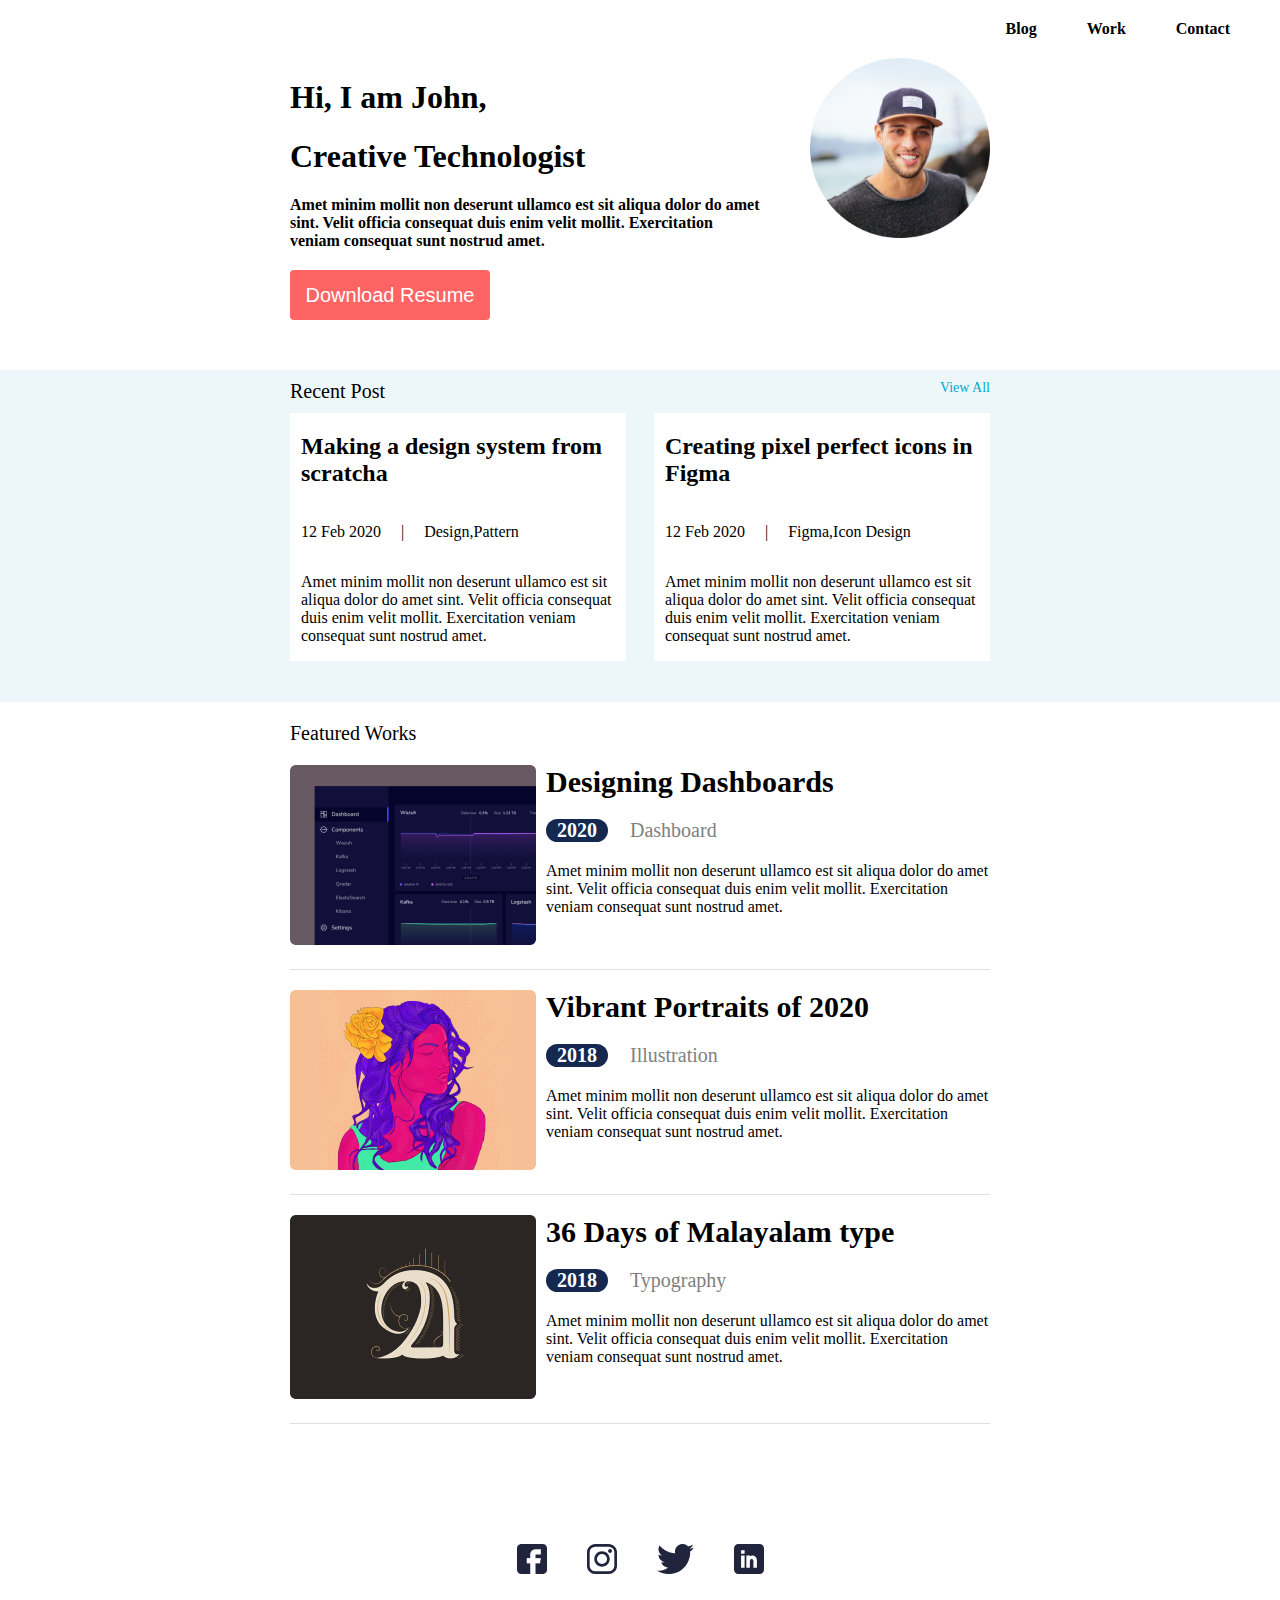
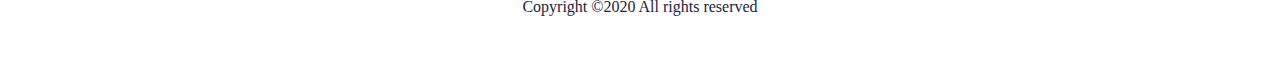
<file: index.html>
<!DOCTYPE html>
<html lang="en">

<head>
    <meta charset="UTF-8">
    <meta name="viewport" content="width=device-width, initial-scale=1.0">
    <title>Home</title>
    <link rel="stylesheet" href="./css/index.css">
</head>

<body>
    <header>
        <nav>
            <a href="./blog.html">Blog</a>
            <a href="./work.html">Work</a>
            <a href="./index.html">Contact</a>
        </nav>
    </header>
    <div class="head-container">
        <div class="head-box">
            <div class="head-info">
                <div class="profile">
                    <div class="profile-detail">
                        <h1>Hi, I am John,
                        </h1>
                        <h1>Creative Technologist</h1>
                    </div>
                    <div>
                        <span>Amet minim mollit non deserunt ullamco est sit aliqua dolor do amet sint. Velit officia
                            consequat duis enim velit mollit. Exercitation veniam consequat sunt nostrud amet.</span>
                    </div>
                    <div>
                        <button class="head-button">Download Resume</button>

                    </div>
                </div>
                <div class="head-image">
                    <img src="./pic/Ellipse 1.png" alt="">
                </div>
            </div>
        </div>

    </div>
    <div class="center">
        <div class="center-box">

            <div class="center-navbar">

                <p class="paragraph-header">Recent Post</p>
                <a href="./blog.html">View All</a>

            </div>
            <div class="center-card-info">
                <div class="center-card-info-incard">
                    <div class="center-card-info-p">
                        <h2>Making a design system from scratcha</h2>
                        <div class="center-card-detail">
                            <div class="center-card-detail-info">
                                <div>
                                    <p>12 Feb 2020</p>
                                </div>
                                <div>
                                    </p>|</p>
                                </div>
                                <div>
                                    </p>Design,Pattern</p>
                                </div>
                            </div>
                            <p>Amet minim mollit non deserunt ullamco est sit aliqua dolor do amet sint. Velit officia
                                consequat duis enim velit
                                mollit. Exercitation veniam consequat sunt nostrud amet.</p>
                        </div>
                    </div>
                </div>
                <div class="center-card-info-incard">
                    <div class="center-card-info-p">
                        <h2>Creating pixel perfect icons in Figma</h2>
                        <div class="center-card-detail">
                            <div class="center-card-detail-info">
                                <div>
                                    <p>12 Feb 2020</p>
                                </div>
                                <div>
                                    </p>|</p>
                                </div>
                                <div>
                                    </p>Figma,Icon Design</p>
                                </div>
                            </div>
                            <p>Amet minim mollit non deserunt ullamco est sit aliqua dolor do amet sint. Velit officia
                                consequat duis enim velit
                                mollit. Exercitation veniam consequat sunt nostrud amet.</p>
                        </div>
                    </div>
                </div>
            </div>
        </div>
    </div>
    <div class="end">
        <div class="end-container">
            <div class="end-header">
                <div>
                    <p>Featured Works</p>
                </div>

            </div>
            <div class="end-detail">
                <div class="end-detail-card">
                    <div class="end-detail-card-image">
                        <img src="./pic/Rectangle 30.png" alt="">
                    </div>
                    <div class="end-detail-card-info">
                        <div class="end-detail-card-header">Designing Dashboards</div>
                        <div class="end-detail-card-middle">
                            <div class="years">2020</div>
                            <div class="catagory">Dashboard</div>
                        </div>
                        <div class="end-detail-card-bottom">
                            <div class="end-detail-card-bottom-info">Amet minim mollit non deserunt ullamco est sit
                                aliqua dolor do amet sint. Velit officia consequat duis enim velit
                                mollit. Exercitation veniam consequat sunt nostrud amet.</div>
                        </div>
                    </div>

                </div>
                <div class="end-detail-card">
                    <div class="end-detail-card-image">
                        <img src="./pic/Rectangle 32.png" alt="">
                    </div>
                    <div class="end-detail-card-info">
                        <div class="end-detail-card-header">Vibrant Portraits of 2020</div>
                        <div class="end-detail-card-middle">
                            <div class="years">2018</div>
                            <div class="catagory">Illustration</div>
                        </div>
                        <div class="end-detail-card-bottom">
                            <div class="end-detail-card-bottom-info">Amet minim mollit non deserunt ullamco est sit
                                aliqua dolor do amet sint. Velit officia consequat duis enim velit
                                mollit. Exercitation veniam consequat sunt nostrud amet.</div>
                        </div>
                    </div>

                </div>
                <div class="end-detail-card">
                    <div class="end-detail-card-image">
                        <img src="./pic/Rectangle 34.png" alt="">
                    </div>
                    <div class="end-detail-card-info">
                        <div class="end-detail-card-header">36 Days of Malayalam type</div>
                        <div class="end-detail-card-middle">
                            <div class="years">2018</div>
                            <div class="catagory">Typography</div>
                        </div>
                        <div class="end-detail-card-bottom">
                            <div class="end-detail-card-bottom-info">Amet minim mollit non deserunt ullamco est sit
                                aliqua dolor do amet sint. Velit officia consequat duis enim velit
                                mollit. Exercitation veniam consequat sunt nostrud amet.</div>
                        </div>
                    </div>

                </div>

            </div>
        </div>
    </div>

    <footer>
        <div class="footer-icon">
            <a href="#">
                <img src="./pic/fb.png" alt="">
            </a>
            <a href="#">
                <img src="./pic/insta.svg" alt="">
            </a>
            <a href="#">
                <img src="./pic/Group.png" alt="">
            </a>
            <a href="#">
                <img src="./pic/Linkedin.svg" alt="">
            </a>

        </div>
        <div class="footer-detail">Copyright ©2020 All rights reserved</div>
    </footer>
</body>

</html>
</file>
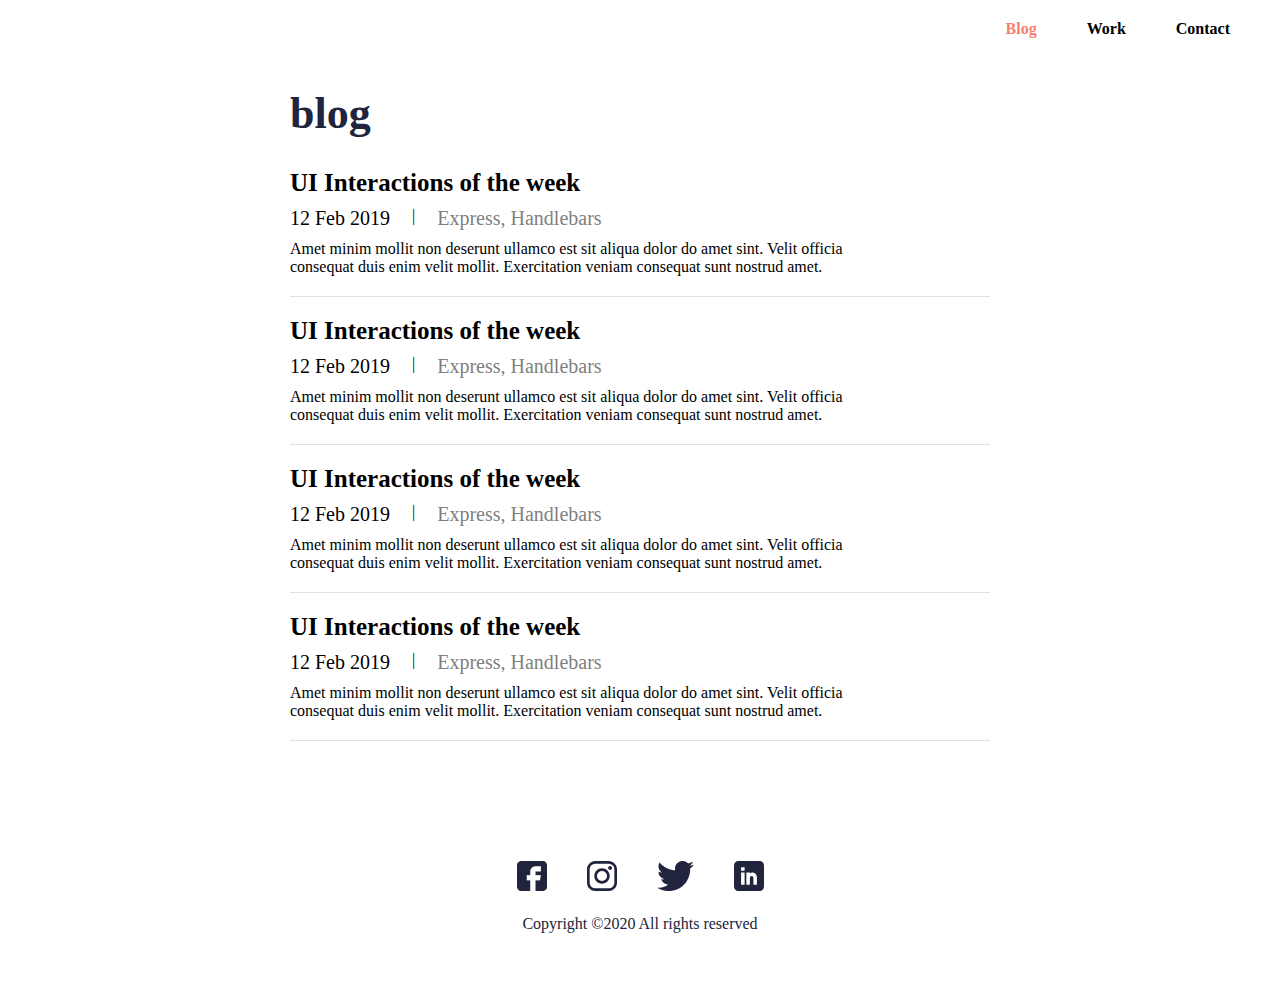
<file: blog.html>
<!DOCTYPE html>
<html lang="en">
<head>
    <meta charset="UTF-8">
    <meta name="viewport" content="width=device-width, initial-scale=1.0">
    <title>Blog</title>
    <link rel="stylesheet" href="./css/blog.css">
</head>
<body>
    <header>
        <nav>
            <a href="./blog.html">Blog</a>
            <a href="./work.html">Work</a>
            <a href="./index.html">Contact</a>
        </nav>
    </header>
    <div class="end">
        <div class="end-container">
            <div class="end-header-work">
                <div>
                    <p>blog</p>
                </div>

            </div>
            <div class="end-detail">

                <div class="end-detail-card">

                    <div class="end-detail-card-info">
                        <div class="end-detail-card-header">UI Interactions of the week</div>
                        <div class="end-detail-card-middle">
                            <div class="years">12 Feb 2019</div>
                            <div>|</div>
                            <div class="catagory">Express, Handlebars</div>
                        </div>
                        <div class="end-detail-card-bottom">
                            <div class="end-detail-card-bottom-info">Amet minim mollit non deserunt ullamco est sit
                                aliqua dolor do amet sint. Velit officia consequat duis enim velit
                                mollit. Exercitation veniam consequat sunt nostrud amet.</div>
                        </div>
                    </div>

                </div>
                <div class="end-detail-card">

                    <div class="end-detail-card-info">
                        <div class="end-detail-card-header">UI Interactions of the week</div>
                        <div class="end-detail-card-middle">
                            <div class="years">12 Feb 2019</div>
                            <div>|</div>
                            <div class="catagory">Express, Handlebars</div>
                        </div>
                        <div class="end-detail-card-bottom">
                            <div class="end-detail-card-bottom-info">Amet minim mollit non deserunt ullamco est sit
                                aliqua dolor do amet sint. Velit officia consequat duis enim velit
                                mollit. Exercitation veniam consequat sunt nostrud amet.</div>
                        </div>
                    </div>

                </div>
                <div class="end-detail-card">

                    <div class="end-detail-card-info">
                        <div class="end-detail-card-header">UI Interactions of the week</div>
                        <div class="end-detail-card-middle">
                            <div class="years">12 Feb 2019</div>
                            <div>|</div>
                            <div class="catagory">Express, Handlebars</div>
                        </div>
                        <div class="end-detail-card-bottom">
                            <div class="end-detail-card-bottom-info">Amet minim mollit non deserunt ullamco est sit
                                aliqua dolor do amet sint. Velit officia consequat duis enim velit
                                mollit. Exercitation veniam consequat sunt nostrud amet.</div>
                        </div>
                    </div>

                </div>
                <div class="end-detail-card">

                    <div class="end-detail-card-info">
                        <div class="end-detail-card-header">UI Interactions of the week</div>
                        <div class="end-detail-card-middle">
                            <div class="years">12 Feb 2019</div>
                            <div>|</div>
                            <div class="catagory">Express, Handlebars</div>
                        </div>
                        <div class="end-detail-card-bottom">
                            <div class="end-detail-card-bottom-info">Amet minim mollit non deserunt ullamco est sit
                                aliqua dolor do amet sint. Velit officia consequat duis enim velit
                                mollit. Exercitation veniam consequat sunt nostrud amet.</div>
                        </div>
                    </div>

                </div>

            </div>
        </div>
    </div>

    <footer>
        <div class="footer-icon">
            <a href="#">
                <img src="./pic/fb.png" alt="">
            </a>
            <a href="#">
                <img src="./pic/insta.svg" alt="">
            </a>
            <a href="#">
                <img src="./pic/Group.png" alt="">
            </a>
            <a href="#">
                <img src="./pic/Linkedin.svg" alt="">
            </a>

        </div>
        <div class="footer-detail">Copyright ©2020 All rights reserved</div>
    </footer>
</body>
</html>
</file>
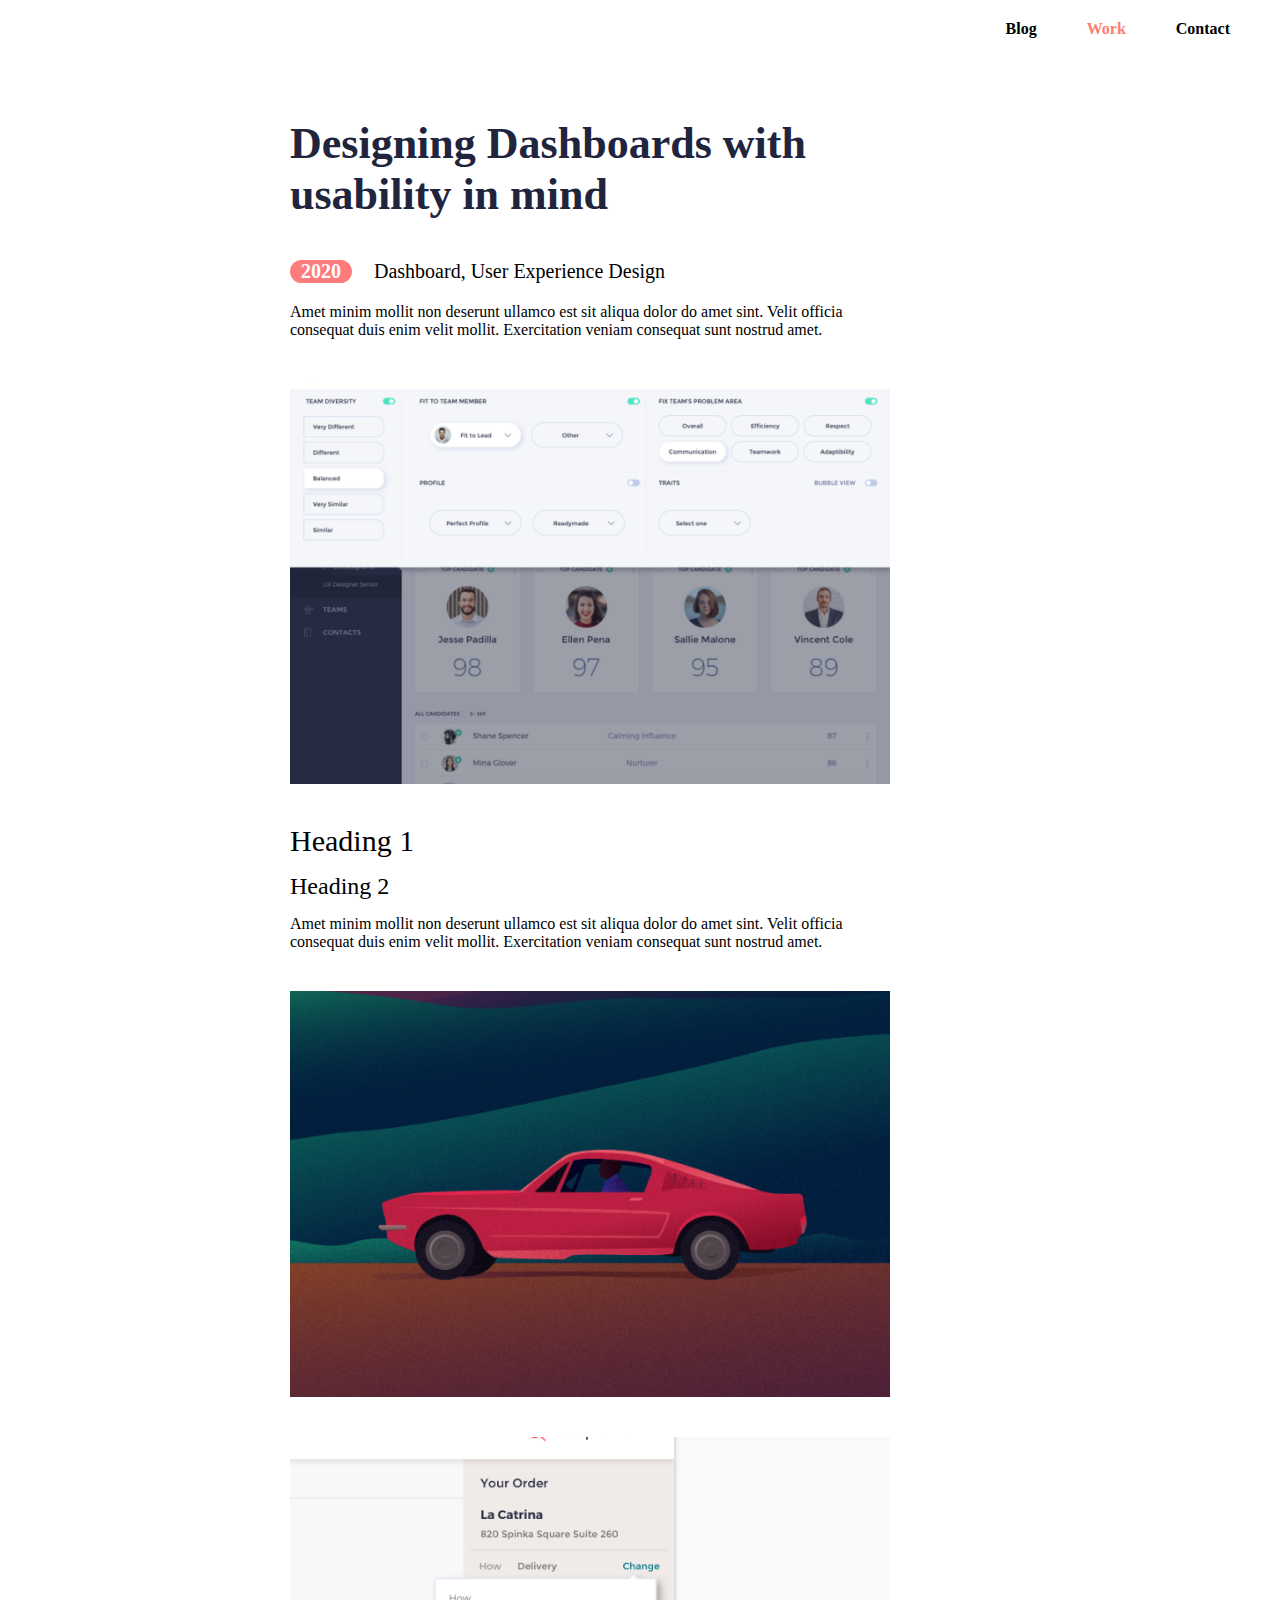
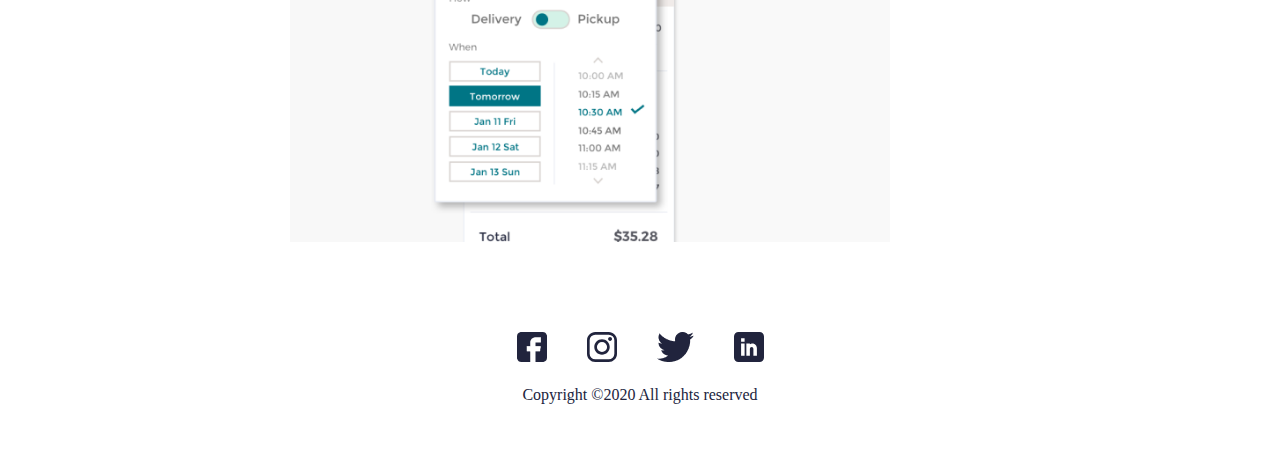
<file: work-2.html>
<!DOCTYPE html>
<html lang="en">
<head>
    <meta charset="UTF-8">
    <meta name="viewport" content="width=device-width, initial-scale=1.0">
    <title>Work</title>
    <link rel="stylesheet" href="./css/work-2.css">
</head>
<body>
    <header>
        <nav>
            <a href="./blog.html">Blog</a>
            <a href="./work.html">Work</a>
            <a href="./index.html">Contact</a>
        </nav>
    </header>
    <div class="end">
        <div class="end-container">
            <div class="end-header-work">
                <div>
                    <p>Designing Dashboards with usability in mind</p>
                </div>

            </div>
            <div class="end-detail">
                <div class="end-detail-card">

                    <div class="end-detail-card-info">

                        <div class="end-detail-card-middle">
                            <div class="years">2020</div>
                            <div class="catagory">Dashboard, User Experience Design</div>
                        </div>
                        <div class="end-detail-card-bottom">
                            <div class="end-detail-card-bottom-info">Amet minim mollit non deserunt ullamco est sit
                                aliqua dolor do amet sint. Velit officia consequat duis enim velit
                                mollit. Exercitation veniam consequat sunt nostrud amet.</div>
                        </div>
                    </div>
                    <img src="./pic/Portfolio UI - Web & Mobile (Community)/Rectangle 4@2x.png" alt="">
                </div>
                <div class="end-detail-card">

                    <div class="end-detail-card-info">

                        <div class="end-detail-card-middle-heading">
                            <div class="heading-01">
                                <div>Heading 1</div>
                            </div>
                            <div class="Heading-02">
                                <div>Heading 2</div>
                            </div>
                        </div>
                        <div class="end-detail-card-bottom">
                            <div class="end-detail-card-bottom-info">Amet minim mollit non deserunt ullamco est sit
                                aliqua dolor do amet sint. Velit officia consequat duis enim velit
                                mollit. Exercitation veniam consequat sunt nostrud amet.</div>
                        </div>


                    </div>
                    <img src="./pic/Rectangle 5.png" alt="">
                    <img src="./pic/Rectangle 6.png" alt="">
                </div>





            </div>
        </div>
    </div>

    <footer>
        <div class="footer-icon">
            <a href="#">
                <img src="./pic/fb.png" alt="">
            </a>
            <a href="#">
                <img src="./pic/insta.svg" alt="">
            </a>
            <a href="#">
                <img src="./pic/Group.png" alt="">
            </a>
            <a href="#">
                <img src="./pic/Linkedin.svg" alt="">
            </a>

        </div>
        <div class="footer-detail">Copyright ©2020 All rights reserved</div>
    </footer>
</body>
</html>
</file>
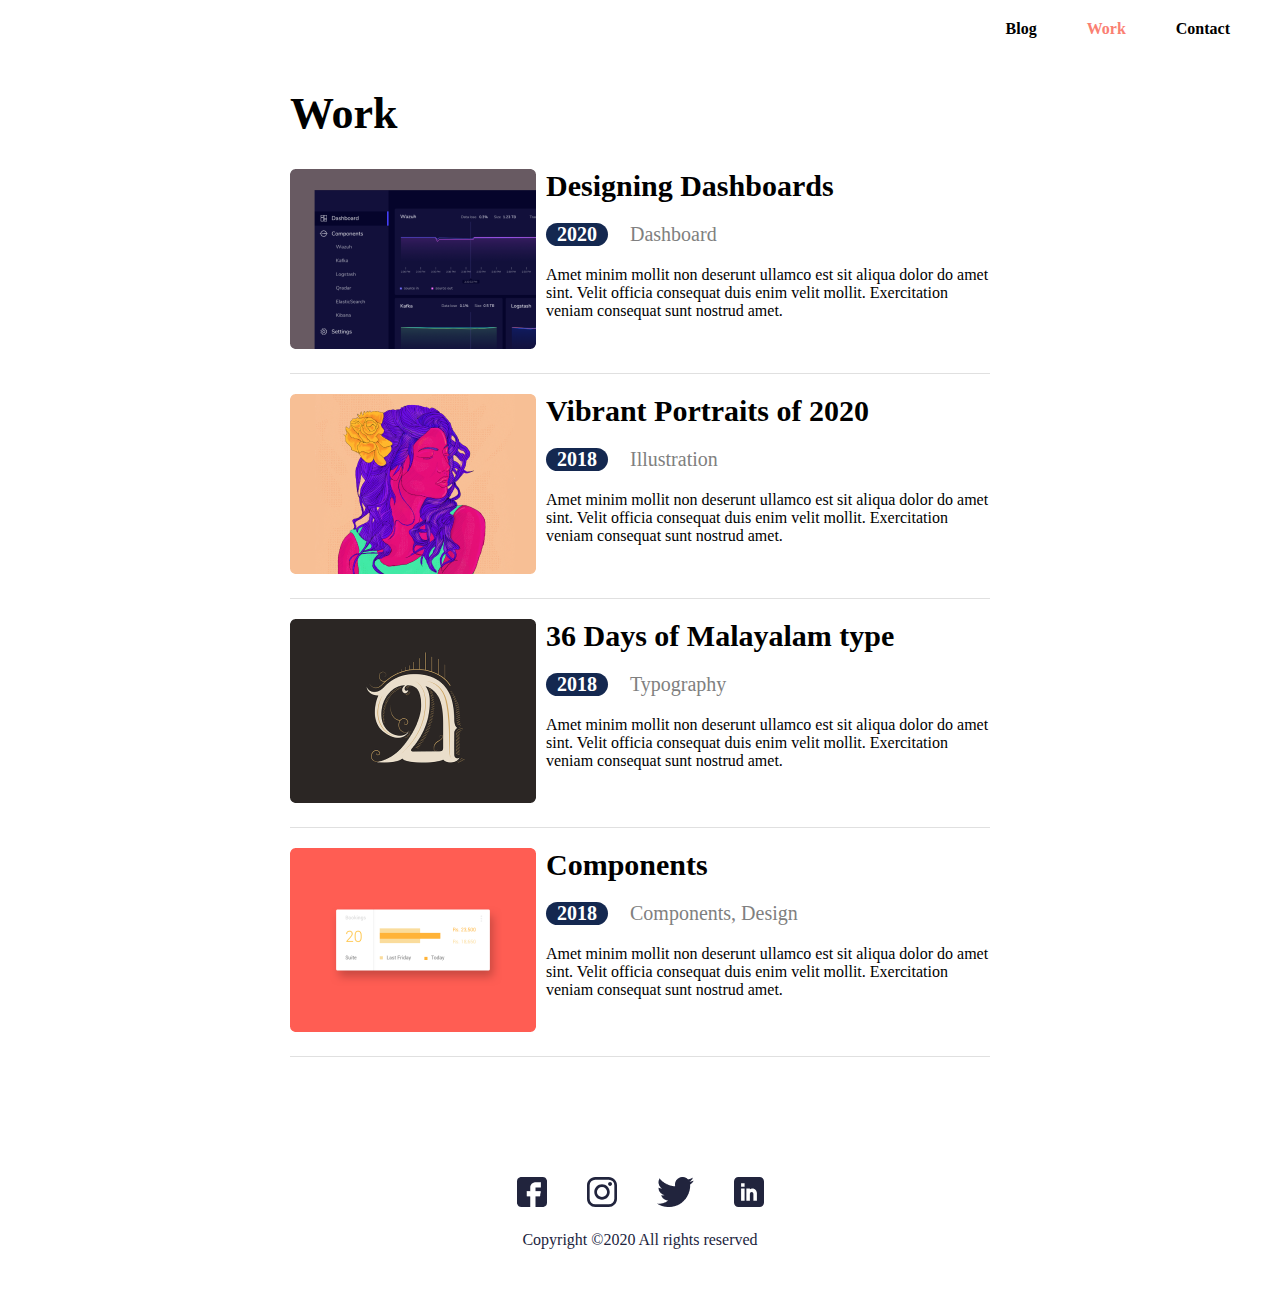
<file: work.html>
<!DOCTYPE html>
<html lang="en">
<head>
    <meta charset="UTF-8">
    <meta name="viewport" content="width=device-width, initial-scale=1.0">
    <title>Work</title>
    <link rel="stylesheet" href="./css/work.css">
</head>
<body>
    <header>
        <nav>
            <a href="./blog.html">Blog</a>
            <a href="./work.html">Work</a>
            <a href="./index.html">Contact</a>
        </nav>
    </header>
    <div class="end">
        <div class="end-container">
            <div class="end-header-work">
                <div>
                    <p><a href="./work-2.html">Work</a></p>
                </div>

            </div>
            <div class="end-detail">
                <div class="end-detail-card">
                    <div class="end-detail-card-image">
                        <img src="./pic/Rectangle 30.png" alt="">
                    </div>
                    <div class="end-detail-card-info">
                        <div class="end-detail-card-header">Designing Dashboards</div>
                        <div class="end-detail-card-middle">
                            <div class="years">2020</div>
                            <div class="catagory">Dashboard</div>
                        </div>
                        <div class="end-detail-card-bottom">
                            <div class="end-detail-card-bottom-info">Amet minim mollit non deserunt ullamco est sit
                                aliqua dolor do amet sint. Velit officia consequat duis enim velit
                                mollit. Exercitation veniam consequat sunt nostrud amet.</div>
                        </div>
                    </div>

                </div>
                <div class="end-detail-card">
                    <div class="end-detail-card-image">
                        <img src="./pic/Rectangle 32.png" alt="">
                    </div>
                    <div class="end-detail-card-info">
                        <div class="end-detail-card-header">Vibrant Portraits of 2020</div>
                        <div class="end-detail-card-middle">
                            <div class="years">2018</div>
                            <div class="catagory">Illustration</div>
                        </div>
                        <div class="end-detail-card-bottom">
                            <div class="end-detail-card-bottom-info">Amet minim mollit non deserunt ullamco est sit
                                aliqua dolor do amet sint. Velit officia consequat duis enim velit
                                mollit. Exercitation veniam consequat sunt nostrud amet.</div>
                        </div>
                    </div>

                </div>
                <div class="end-detail-card">
                    <div class="end-detail-card-image">
                        <img src="./pic/Rectangle 34.png" alt="">
                    </div>
                    <div class="end-detail-card-info">
                        <div class="end-detail-card-header">36 Days of Malayalam type</div>
                        <div class="end-detail-card-middle">
                            <div class="years">2018</div>
                            <div class="catagory">Typography</div>
                        </div>
                        <div class="end-detail-card-bottom">
                            <div class="end-detail-card-bottom-info">Amet minim mollit non deserunt ullamco est sit
                                aliqua dolor do amet sint. Velit officia consequat duis enim velit
                                mollit. Exercitation veniam consequat sunt nostrud amet.</div>
                        </div>
                    </div>

                </div>
                <div class="end-detail-card">
                    <div class="end-detail-card-image">
                        <img src="./pic/Rectangle 40.png" alt="">
                    </div>
                    <div class="end-detail-card-info">
                        <div class="end-detail-card-header">Components</div>
                        <div class="end-detail-card-middle">
                            <div class="years">2018</div>
                            <div class="catagory">Components, Design</div>
                        </div>
                        <div class="end-detail-card-bottom">
                            <div class="end-detail-card-bottom-info">Amet minim mollit non deserunt ullamco est sit
                                aliqua dolor do amet sint. Velit officia consequat duis enim velit
                                mollit. Exercitation veniam consequat sunt nostrud amet.</div>
                        </div>
                    </div>

                </div>

            </div>
        </div>
    </div>

    <footer>
        <div class="footer-icon">
            <a href="#">
                <img src="./pic/fb.png" alt="">
            </a>
            <a href="#">
                <img src="./pic/insta.svg" alt="">
            </a>
            <a href="#">
                <img src="./pic/Group.png" alt="">
            </a>
            <a href="#">
                <img src="./pic/Linkedin.svg" alt="">
            </a>

        </div>
        <div class="footer-detail">Copyright ©2020 All rights reserved</div>
    </footer>
</body>
</html>
</file>
<file: css/index.css>
* {
    box-sizing: border-box;
}

a {
    text-decoration: none;
    color: black;
}

body {
    margin: 0;
    width: 100%;
}

header {
    margin-top: 20px;
    margin-bottom: 20px;
}

header>nav {
    display: flex;
    justify-content: flex-end;
}

header>nav>a {
    text-decoration: none;
    color: black;
    /* background-color: aqua; */
    margin-right: 50px;
    font-weight: bold;
}

.head-container {
    /* background-color: black; */
    /* max-height: 500px; */
    display: flex;
    justify-content: center;

}

.head-box {

    width: 700px;
    /* height: 100%; */
    /* background-color: green; */

}

.head-info {

    width: 100%;
    height: 100%;
    display: flex;
    justify-content: space-between;
    /* flex-wrap: wrap; */


}

.profile {
    max-width: 500px;
    /* height: 100%; */
    /* background-color: blueviolet; */
    display: flex;
    flex-direction: column;
    justify-content: center;


}

.profile>div>span {
    max-width: 470px;
    display: block;
    /* background-color: red; */
    font-weight: bold;
}

.profile-detail {
    /* background-color: blue; */
    max-width: 70%;
}

.head-image {

    max-width: auto;
    /* height: 100%; */
    /* background-color: azure; */
    display: flex;
    flex-direction: column;
    align-items: flex-end;

}

.head-image>img {
    width: 180px;
}

.head-button {
    margin-top: 20px;
    margin-bottom: 50px;
    width: 200px;
    height: 50px;
    font-size: 20px;
    color: white;
    border: none;
    background-color: #ff6464;
    border-radius: 4px;
}

.center {
    background-color: #EDF7FA;

    display: flex;
    justify-content: center;
}

.center-box {
    width: 700px;
    height: 100%;
    background-color: #EDF7FA;
    display: flex;
    flex-direction: column;
    margin-bottom: 41px;
}

.center-navbar {
    width: 100%;
    display: flex;
    justify-content: space-between;
    margin: 10px 0 10px 0;
}

.paragraph-header {
    font-size: 20px;
    margin: 0 0;
}

.center-navbar>a {
    font-size: 14px;
    color: #00a8cc;
}


.center-card-info {
    width: 100%;
    display: flex;
    justify-content: space-between;
}

.center-card-info-incard {
    /* display: flex;
    flex-direction: row; */
    width: 48%;
    background-color: white;
}

.center-card-info-p {
    display: flex;
    flex-direction: column;
    padding-left: 11px;
}

.center-card-detail {
    display: flex;
    flex-direction: column;

}

.center-card-detail-info {
    display: flex;
    flex-direction: row;

}

.center-card-detail-info>div {
    margin-right: 20px;
}

.end {
    width: 100%;
    display: flex;
    justify-content: center;
    margin-bottom: 100px;
}

.end-container {
    width: 700px;
    /* background-color: aqua; */
    margin-bottom: 20px;
}


.end-header>div>p {
    font-size: 20px;
    margin: 20px 0 10px 0;
    /* margin-top: 20px; */
}

.end-header-work>div>p {
    font-size: 44px;
    margin: 30px 0 30px 0;
    /* margin-top: 20px; */
    color: #21243D;
    font-weight: bolder;
}

.end-detail-card {
    display: flex;
    /* flex-direction: row; */
    align-items: flex-start;
    padding-bottom: 20px;
    border-bottom: 1px solid #E0E0E0;
    margin-top: 20px;
}

.end-detail-card-info {
    margin-left: 10px;
}

.end-detail-card-header {
    /* background-color: green; */
    font-weight: 600;
    font-size: 30px;
}

.end-detail-card-middle {
    display: flex;
    /* background-color: bisque; */
    margin: 20px 0;

}

.years {
    width: 62px;
    font-size: 20px;
    font-weight: 700;
    color: white;
    background-color: #142850;
    text-align: center;
    border-radius: 20px;
    margin-right: 22px;

}

.catagory {
    font-size: 20px;
    color: gray;
}

footer {
    text-align: center;
    margin: 50px 0;
}

.footer-icon>a {
    margin: 0 18px 0 18px;
}

.footer-detail {
    color: #21243d;
    margin-top: 20px;
}
</file>
<file: css/blog.css>
* {
    box-sizing: border-box;
}

a {
    text-decoration: none;
    color: black;
}

body {
    margin: 0;
    width: 100%;
}

header {
    margin-top: 20px;
    margin-bottom: 20px;
}

header>nav {
    display: flex;
    justify-content: flex-end;
}

header>nav>a:nth-child(1) {
    color: salmon;
}


header>nav>a {
    text-decoration: none;
    color: black;
    /* background-color: aqua; */
    margin-right: 50px;
    font-weight: bold;
}

.head-container {
    /* background-color: black; */
    /* max-height: 500px; */
    display: flex;
    justify-content: center;

}

.head-box {

    width: 700px;
    /* height: 100%; */
    /* background-color: green; */

}

.head-info {

    width: 100%;
    height: 100%;
    display: flex;
    justify-content: space-between;
    /* flex-wrap: wrap; */


}

.profile {
    max-width: 500px;
    /* height: 100%; */
    /* background-color: blueviolet; */
    display: flex;
    flex-direction: column;
    justify-content: center;


}

.profile>div>span {
    max-width: 470px;
    display: block;
    /* background-color: red; */
    font-weight: bold;
}

.profile-detail {
    /* background-color: blue; */
    max-width: 70%;
}

.head-image {

    max-width: auto;
    /* height: 100%; */
    /* background-color: azure; */
    display: flex;
    flex-direction: column;
    align-items: flex-end;

}

.head-image>img {
    width: 180px;
}

.head-button {
    margin-top: 20px;
    margin-bottom: 50px;
    width: 200px;
    height: 50px;
    font-size: 20px;
    color: white;
    border: none;
    background-color: #ff6464;
    border-radius: 4px;
}

.center {
    background-color: #EDF7FA;

    display: flex;
    justify-content: center;
}

.center-box {
    width: 700px;
    height: 100%;
    background-color: #EDF7FA;
    display: flex;
    flex-direction: column;
    margin-bottom: 41px;
}

.center-navbar {
    width: 100%;
    display: flex;
    justify-content: space-between;
    margin: 10px 0 10px 0;
}

.paragraph-header {
    font-size: 20px;
    margin: 0 0;
}

.center-navbar>a {
    font-size: 14px;
    color: #00a8cc;
}


.center-card-info {
    width: 100%;
    display: flex;
    justify-content: space-between;
}

.center-card-info-incard {
    /* display: flex;
    flex-direction: row; */
    width: 48%;
    background-color: white;
}

.center-card-info-p {
    display: flex;
    flex-direction: column;
    padding-left: 11px;
}

.center-card-detail {
    display: flex;
    flex-direction: column;

}

.center-card-detail-info {
    display: flex;
    flex-direction: row;

}

.center-card-detail-info>div {
    margin-right: 20px;
}

.end {
    width: 100%;
    display: flex;
    justify-content: center;
    margin-bottom: 100px;
}

.end-container {
    width: 700px;
    /* background-color: aqua; */
    margin-bottom: 20px;
}


.end-header>div>p {
    font-size: 20px;
    margin: 20px 0 10px 0;
    /* margin-top: 20px; */
}

.end-header-work>div>p {
    font-size: 44px;
    margin: 30px 0 30px 0;
    /* margin-top: 20px; */
    color: #21243D;
    font-weight: bolder;
}

.end-detail-card {
    display: flex;
    /* flex-direction: row; */
    align-items: flex-start;
    padding-bottom: 20px;
    border-bottom: 1px solid #E0E0E0;
    margin-top: 20px;
    /* max-width: 600px; */
}



.end-detail-card-header {
    /* background-color: green; */
    font-weight: 600;
    font-size: 25px;
}

.end-detail-card-middle {
    display: flex;
    /* background-color: bisque; */
    margin: 10px 0;

}

.years {

    font-size: 20px;
    color: black;
    text-align: center;
    border-radius: 20px;
    margin-right: 22px;

}

.catagory {
    font-size: 20px;
    color: gray;
    margin-left: 22px;
}

footer {
    text-align: center;
    margin: 50px 0;
}

.footer-icon>a {
    margin: 0 18px 0 18px;
}

.footer-detail {
    color: #21243d;
    margin-top: 20px;
}

.end-detail-card-bottom-info {
    max-width: 600px;
}
</file>
<file: css/work-2.css>
* {
    box-sizing: border-box;
}

a {
    text-decoration: none;
    color: black;
}

body {
    margin: 0;
    width: 100%;
}

header {
    margin-top: 20px;
    margin-bottom: 20px;
}

header>nav {
    display: flex;
    justify-content: flex-end;
}

header>nav>a:nth-child(2) {
    color: salmon;
}


header>nav>a {
    text-decoration: none;
    color: black;
    /* background-color: aqua; */
    margin-right: 50px;
    font-weight: bold;
}

.head-container {
    /* background-color: black; */
    /* max-height: 500px; */
    display: flex;
    justify-content: center;

}

.head-box {

    width: 700px;
    /* height: 100%; */
    /* background-color: green; */

}

.head-info {

    width: 100%;
    height: 100%;
    display: flex;
    justify-content: space-between;
    /* flex-wrap: wrap; */


}

.profile {
    max-width: 500px;
    /* height: 100%; */
    /* background-color: blueviolet; */
    display: flex;
    flex-direction: column;
    justify-content: center;


}

.profile>div>span {
    max-width: 470px;
    display: block;
    /* background-color: red; */
    font-weight: bold;
}

.profile-detail {
    /* background-color: blue; */
    max-width: 70%;
}

.head-image {

    max-width: auto;
    /* height: 100%; */
    /* background-color: azure; */
    display: flex;
    flex-direction: column;
    align-items: flex-end;

}

.head-image>img {
    width: 180px;
}

.head-button {
    margin-top: 20px;
    margin-bottom: 50px;
    width: 200px;
    height: 50px;
    font-size: 20px;
    color: white;
    border: none;
    background-color: #ff6464;
    border-radius: 4px;
}




.end {
    width: 100%;
    display: flex;
    justify-content: center;
    margin-top: 80px;
    margin-bottom: 50px;
}

.end-container {
    width: 700px;
    /* background-color: aqua; */
    margin-bottom: 20px;
}


.end-header>div>p {
    max-width: 200px;
    font-size: 20px;
    margin: 20px 0 10px 0;
    /* margin-top: 20px; */
}

.end-header-work>div>p {
    width: 600px;
    font-size: 44px;
    margin: 0 0;
    /* margin-top: 20px; */
    color: #21243D;
    font-weight: bolder;
}

.end-detail-card {
    display: flex;
    flex-direction: column;

    align-items: flex-start;
    padding-bottom: 20px;

    margin-top: 20px;

}

.end-detail-card>img {
    margin-top: 40px;
    width: 600px;
}

/* .end-detail-card-info {
    display: flex;
    flex-direction: column;
} */

.end-detail-card-bottom-info {
    max-width: 600px;
}

.end-detail-card-header {
    /* background-color: green; */
    font-weight: 600;
    font-size: 30px;
}

.end-detail-card-middle {
    display: flex;
    /* background-color: bisque; */
    margin: 20px 0;

}

.end-detail-card-middle-heading {
    display: flex;
    flex-direction: column;
}

.heading-01 {
    font-size: 30px;
    margin-bottom: 15px;
}

.Heading-02 {
    font-size: 24px;
    margin-bottom: 15px;
}

.years {
    width: 62px;
    font-size: 20px;
    font-weight: 700;
    color: white;
    background-color: #FF7C7C;
    text-align: center;
    border-radius: 20px;
    margin-right: 22px;

}

.catagory {
    font-size: 20px;

}



footer {
    text-align: center;
    margin: 50px 0;
}

.footer-icon>a {
    margin: 0 18px 0 18px;
}

.footer-detail {
    color: #21243d;
    margin-top: 20px;
}
</file>
<file: css/work.css>
* {
    box-sizing: border-box;
}

a {
    text-decoration: none;
    color: black;
}

body {
    margin: 0;
    width: 100%;
}

header {
    margin-top: 20px;
    margin-bottom: 20px;
}

header>nav {
    display: flex;
    justify-content: flex-end;
}

header>nav>a:nth-child(2) {
    color: salmon;
}


header>nav>a {
    text-decoration: none;
    color: black;
    /* background-color: aqua; */
    margin-right: 50px;
    font-weight: bold;
}

.head-container {
    /* background-color: black; */
    /* max-height: 500px; */
    display: flex;
    justify-content: center;

}

.head-box {

    width: 700px;
    /* height: 100%; */
    /* background-color: green; */

}

.head-info {

    width: 100%;
    height: 100%;
    display: flex;
    justify-content: space-between;
    /* flex-wrap: wrap; */


}

.profile {
    max-width: 500px;
    /* height: 100%; */
    /* background-color: blueviolet; */
    display: flex;
    flex-direction: column;
    justify-content: center;


}

.profile>div>span {
    max-width: 470px;
    display: block;
    /* background-color: red; */
    font-weight: bold;
}

.profile-detail {
    /* background-color: blue; */
    max-width: 70%;
}

.head-image {

    max-width: auto;
    /* height: 100%; */
    /* background-color: azure; */
    display: flex;
    flex-direction: column;
    align-items: flex-end;

}

.head-image>img {
    width: 180px;
}

.head-button {
    margin-top: 20px;
    margin-bottom: 50px;
    width: 200px;
    height: 50px;
    font-size: 20px;
    color: white;
    border: none;
    background-color: #ff6464;
    border-radius: 4px;
}

.center {
    background-color: #EDF7FA;

    display: flex;
    justify-content: center;
}

.center-box {
    width: 700px;
    height: 100%;
    background-color: #EDF7FA;
    display: flex;
    flex-direction: column;
    margin-bottom: 41px;
}

.center-navbar {
    width: 100%;
    display: flex;
    justify-content: space-between;
    margin: 10px 0 10px 0;
}

.paragraph-header {
    font-size: 20px;
    margin: 0 0;
}

.center-navbar>a {
    font-size: 14px;
    color: #00a8cc;
}


.center-card-info {
    width: 100%;
    display: flex;
    justify-content: space-between;
}

.center-card-info-incard {
    /* display: flex;
    flex-direction: row; */
    width: 48%;
    background-color: white;
}

.center-card-info-p {
    display: flex;
    flex-direction: column;
    padding-left: 11px;
}

.center-card-detail {
    display: flex;
    flex-direction: column;

}

.center-card-detail-info {
    display: flex;
    flex-direction: row;

}

.center-card-detail-info>div {
    margin-right: 20px;
}

.end {
    width: 100%;
    display: flex;
    justify-content: center;
    margin-bottom: 100px;
}

.end-container {
    width: 700px;
    /* background-color: aqua; */
    margin-bottom: 20px;
}


.end-header>div>p {
    font-size: 20px;
    margin: 20px 0 10px 0;
    /* margin-top: 20px; */
}

.end-header-work>div>p {
    font-size: 44px;
    margin: 30px 0 30px 0;
    /* margin-top: 20px; */
    color: #21243D;
    font-weight: bolder;
}

.end-detail-card {
    display: flex;
    /* flex-direction: row; */
    align-items: flex-start;
    padding-bottom: 20px;
    border-bottom: 1px solid #E0E0E0;
    margin-top: 20px;
}

.end-detail-card-info {
    margin-left: 10px;
}

.end-detail-card-header {
    /* background-color: green; */
    font-weight: 600;
    font-size: 30px;
}

.end-detail-card-middle {
    display: flex;
    /* background-color: bisque; */
    margin: 20px 0;

}

.years {
    width: 62px;
    font-size: 20px;
    font-weight: 700;
    color: white;
    background-color: #142850;
    text-align: center;
    border-radius: 20px;
    margin-right: 22px;

}

.catagory {
    font-size: 20px;
    color: gray;
}

footer {
    text-align: center;
    margin: 50px 0;
}

.footer-icon>a {
    margin: 0 18px 0 18px;
}

.footer-detail {
    color: #21243d;
    margin-top: 20px;
}
</file>
